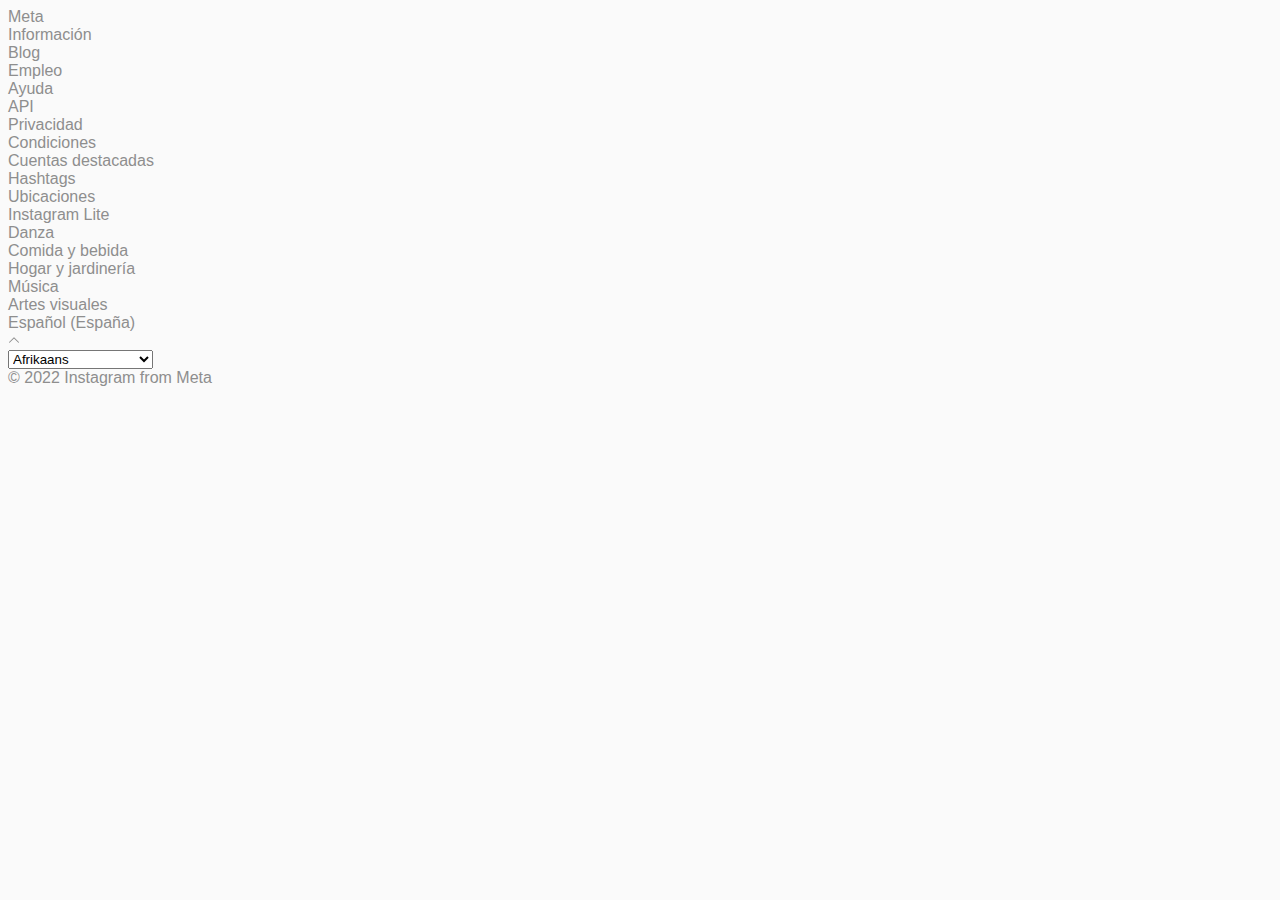
<file: index.html>
<!DOCTYPE html>
<html lang="en">
<head>
    <meta charset="UTF-8">
    <meta http-equiv="X-UA-Compatible" content="IE=edge">
    <meta name="viewport" content="width=device-width, initial-scale=1.0">
    <title>Instagram</title>
    <link rel="icon" type="image/ico" href="./assets/favicon.ico"/>
    <link rel="stylesheet" href="./styles/styles.css">
</head>
<body>

    
    <footer>
        <div>
            <div>
                <div>
                    <div><a href="https://about.facebook.com/meta" target="_blank">Meta</a></div>
                    <div><a href="https://about.instagram.com/" target="_blank">Información</a></div>
                    <div><a href="https://about.instagram.com/blog/" target="_blank">Blog</a></div>
                    <div><a href="https://about.instagram.com/about-us/careers">Empleo</a></div>
                    <div><a href="https://help.instagram.com/" target="_blank">Ayuda</a></div>
                    <div><a href="https://developers.facebook.com/docs/instagram" target="_blank">API</a></div>
                    <div><a href="https://help.instagram.com/519522125107875/?maybe_redirect_pol=0">Privacidad</a></div>
                    <div><a href="https://help.instagram.com/581066165581870">Condiciones</a></div>
                    <div><a href="https://www.instagram.com/directory/profiles/">Cuentas destacadas</a></div>
                    <div><a href="https://www.instagram.com/directory/hashtags/">Hashtags</a></div>
                    <div><a href="https://www.instagram.com/accounts/login/?next=/explore/locations/">Ubicaciones</a></div>
                    <div><a href="https://www.instagram.com/web/lite/">Instagram Lite</a></div>
                </div>
                <div>
                    <div><a href="https://www.instagram.com/topics/dance-and-performance/">Danza</a></div>
                    <div><a href="https://www.instagram.com/topics/food-and-drink/"></a>Comida y bebida</div>
                    <div><a href="https://www.instagram.com/topics/home-and-garden/"></a>Hogar y jardinería</div>
                    <div><a href="https://www.instagram.com/topics/music/"></a>Música</div>
                    <div><a href="https://www.instagram.com/topics/visual-arts/"></a>Artes visuales</div>
                </div>
            </div>
            <div>
                <div>
                    <span>
                        <div>
                            <span>Español (España)</span>
                            <div>
                                <span><svg aria-label="Icono de comilla angular hacia abajo" class="_8-yf5 " color="#8e8e8e" fill="#8e8e8e" height="12" role="img" viewBox="0 0 24 24" width="12"><path d="M21 17.502a.997.997 0 01-.707-.293L12 8.913l-8.293 8.296a1 1 0 11-1.414-1.414l9-9.004a1.03 1.03 0 011.414 0l9 9.004A1 1 0 0121 17.502z"></path></svg></span>
                            </div>
                        </div>
                        <select name="" id="">
                            <option value="af">Afrikaans</option>
                            <option value="cs">Čeština</option>
                            <option value="da">Dansk</option>
                            <option value="de">Deutsch</option>
                            <option value="el">Ελληνικά</option>
                            <option value="en">English</option>
                            <option value="en-gb">English (UK)</option>
                            <option value="es">Español (España)</option>
                            <option value="es-la">Español</option>
                            <option value="fi">Suomi</option>
                            <option value="fr">Français</option>
                            <option value="id">Bahasa Indonesia</option>
                            <option value="it">Italiano</option>
                            <option value="ja">日本語</option>
                            <option value="ko">한국어</option>
                            <option value="ms">Bahasa Melayu</option>
                            <option value="nb">Norsk</option>
                            <option value="nl">Nederlands</option>
                            <option value="pl">Polski</option>
                            <option value="pt-br">Português (Brasil)</option>
                            <option value="pt">Português (Portugal)</option>
                            <option value="ru">Русский</option>
                            <option value="sv">Svenska</option>
                            <option value="th">ภาษาไทย</option>
                            <option value="tl">Filipino</option>
                            <option value="tr">Türkçe</option>
                            <option value="zh-cn">中文(简体)</option>
                            <option value="zh-tw">中文(台灣)</option>
                            <option value="bn">বাংলা</option>
                            <option value="gu">ગુજરાતી</option>
                            <option value="hi">हिन्दी</option>
                            <option value="hr">Hrvatski</option>
                            <option value="hu">Magyar</option>
                            <option value="kn">ಕನ್ನಡ</option>
                            <option value="ml">മലയാളം</option>
                            <option value="mr">मराठी</option>
                            <option value="ne">नेपाली</option>
                            <option value="pa">ਪੰਜਾਬੀ</option>
                            <option value="si">සිංහල</option>
                            <option value="sk">Slovenčina</option>
                            <option value="ta">தமிழ்</option>
                            <option value="te">తెలుగు</option>
                            <option value="vi">Tiếng Việt</option>
                            <option value="zh-hk">中文(香港)</option>
                            <option value="bg">Български</option>
                            <option value="fr-ca">Français (Canada)</option>
                            <option value="ro">Română</option>
                            <option value="sr">Српски</option>
                            <option value="uk">Українська</option>
                        </select>
                    </span>
                </div>
                <div>
                    <div>© 2022 Instagram from Meta</div>
                </div>
            </div>
        </div>
    </footer>

</body>
</html>
</file>
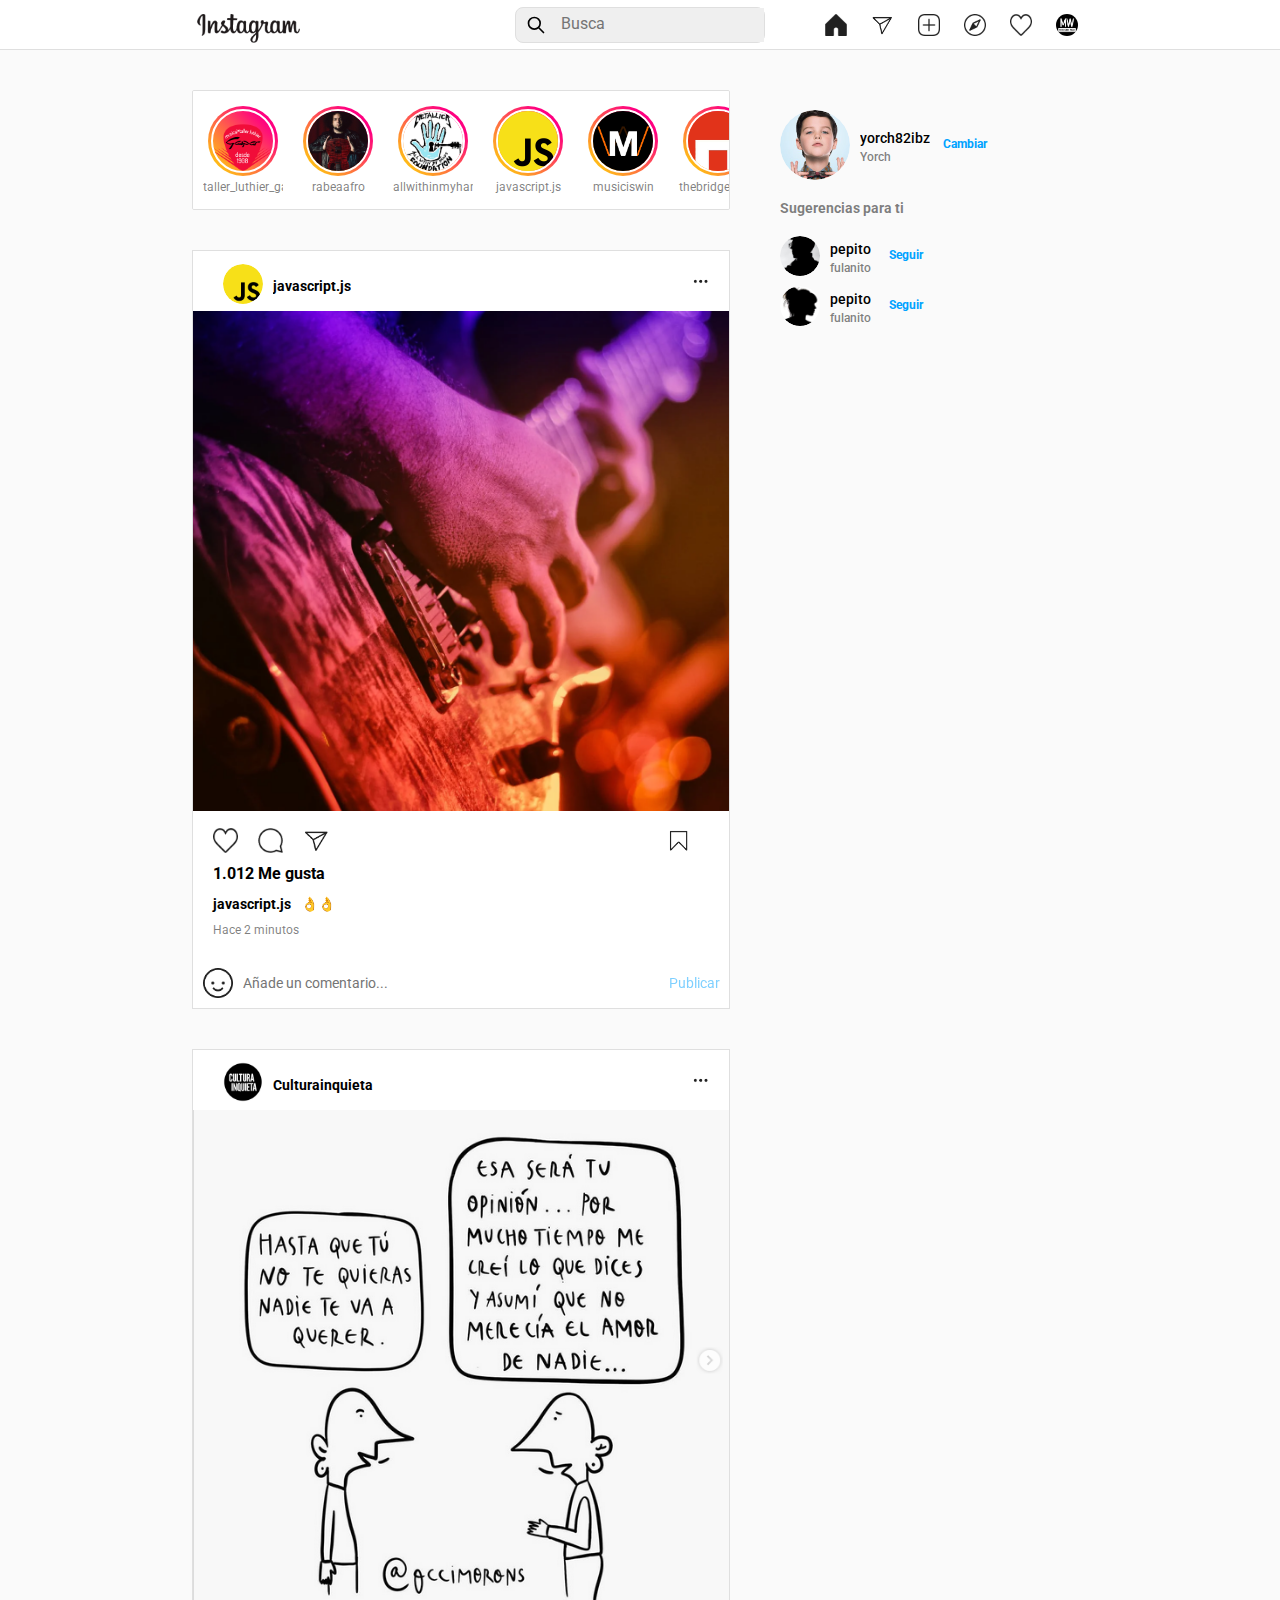
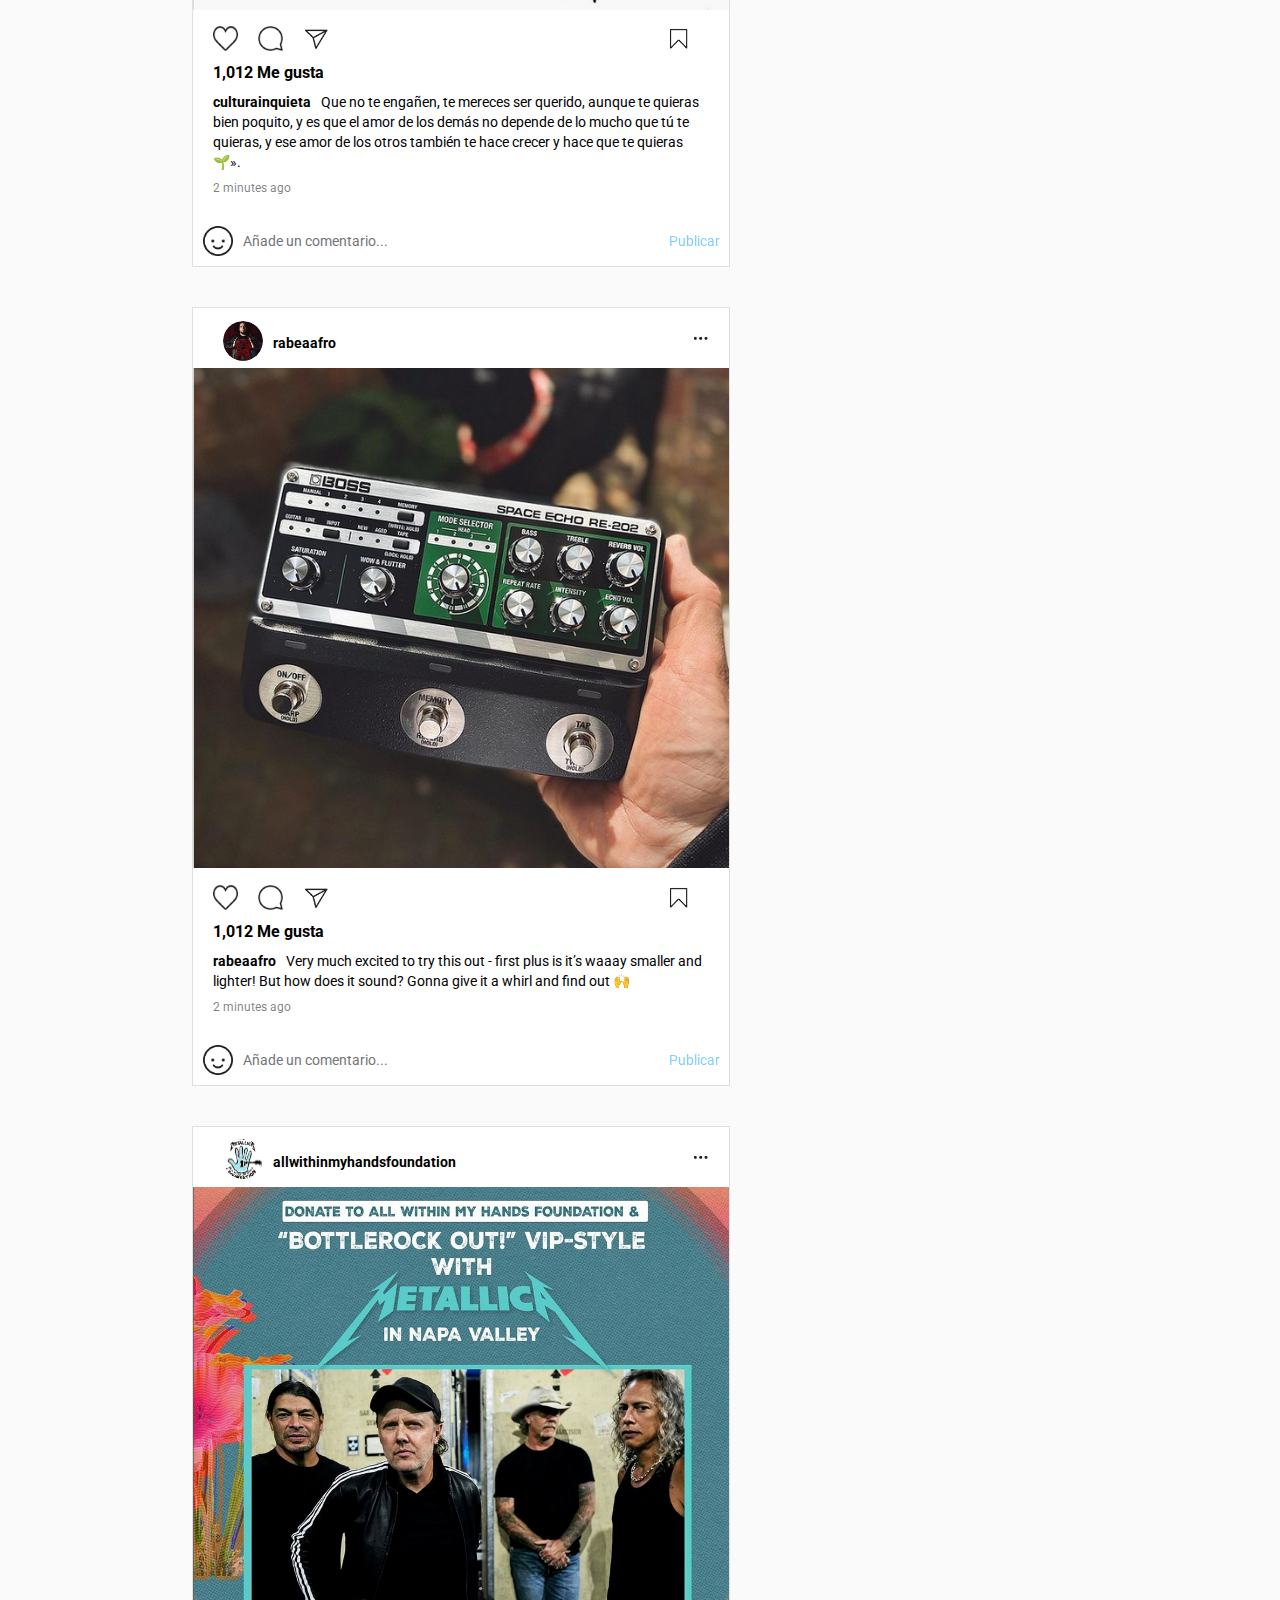
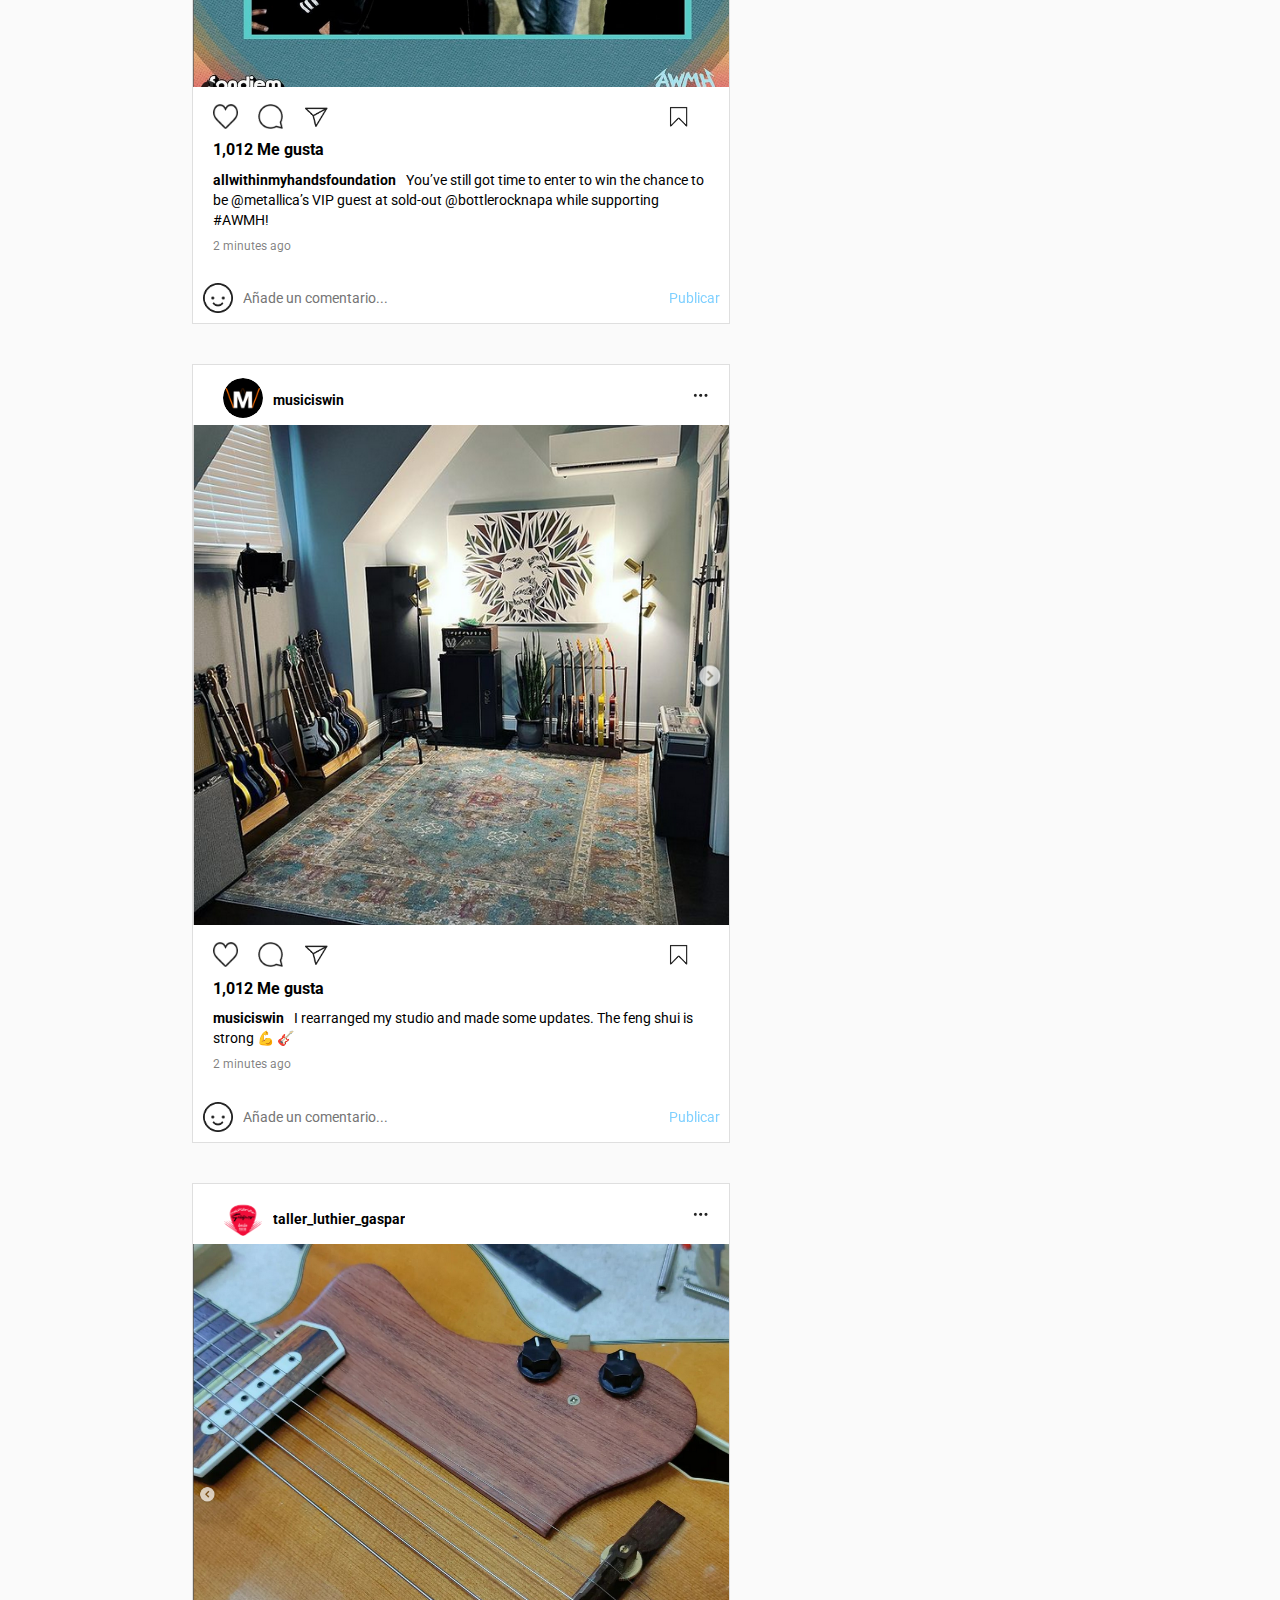
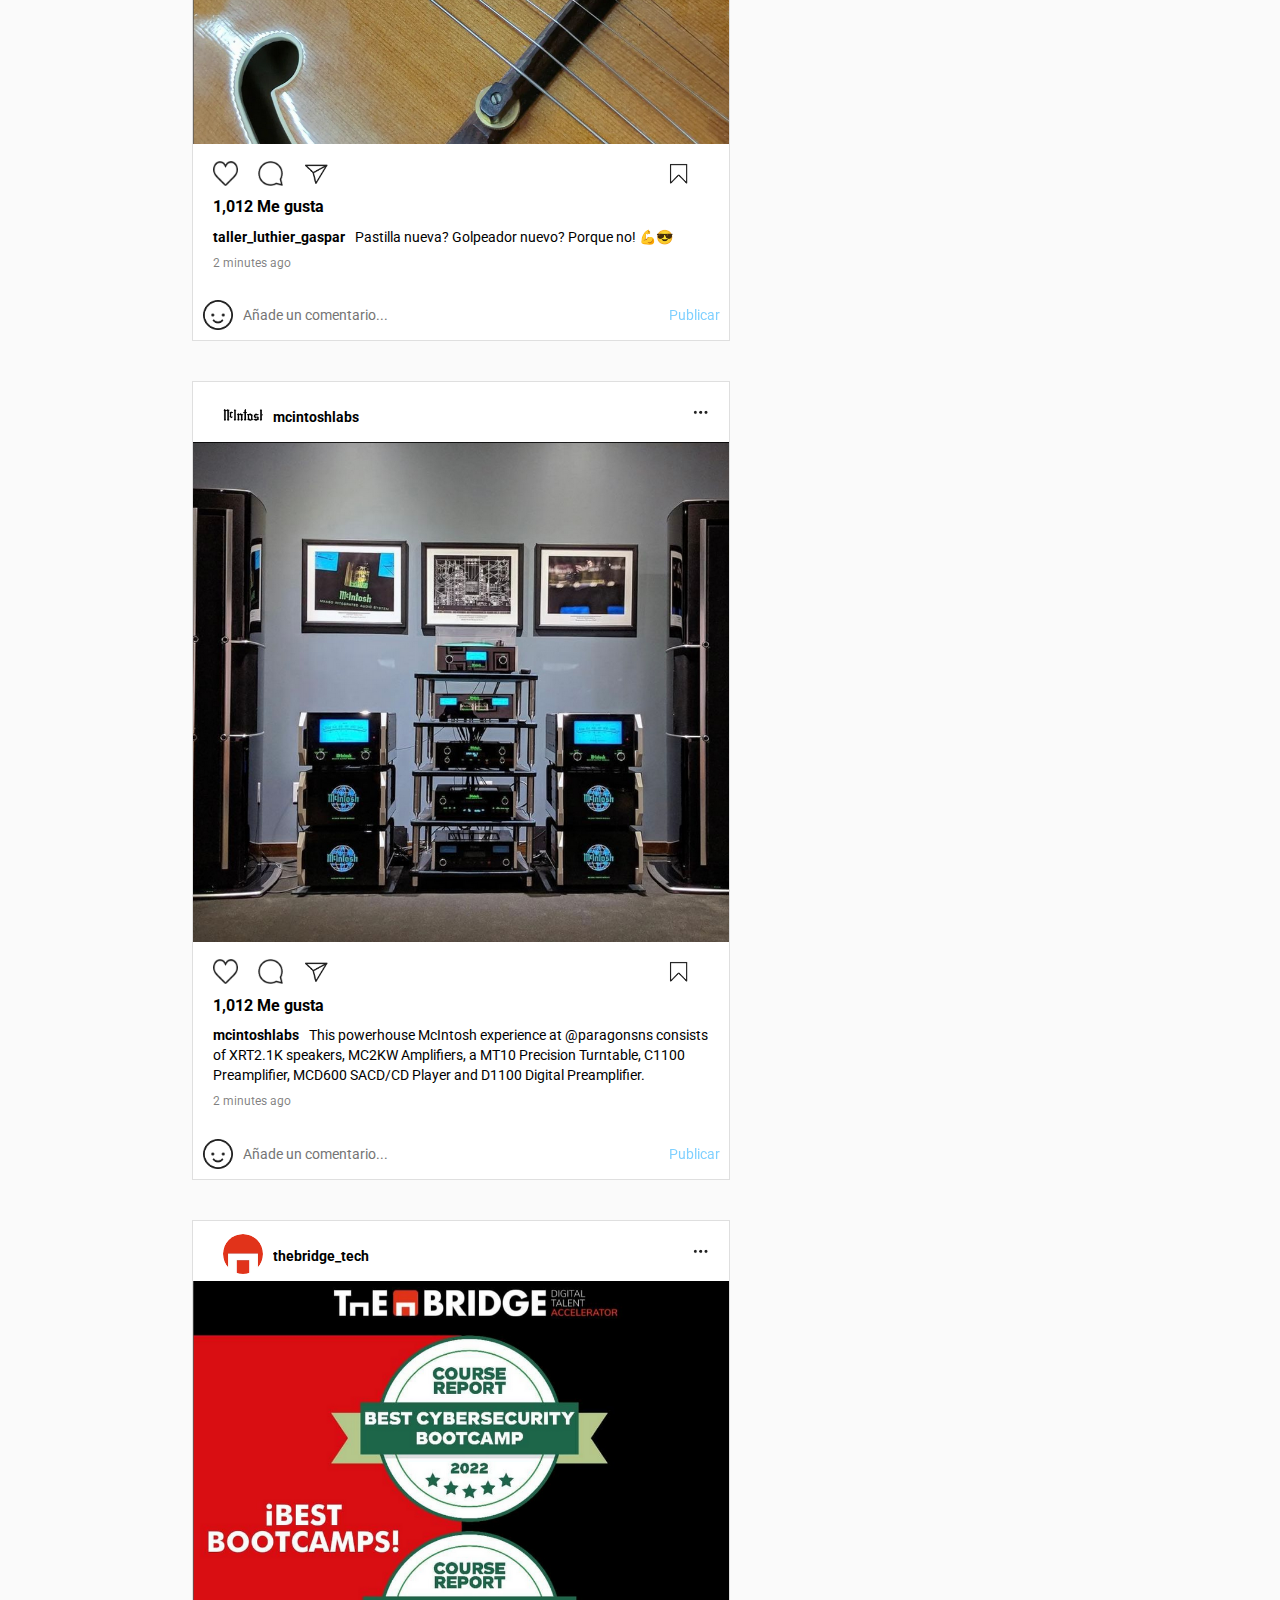
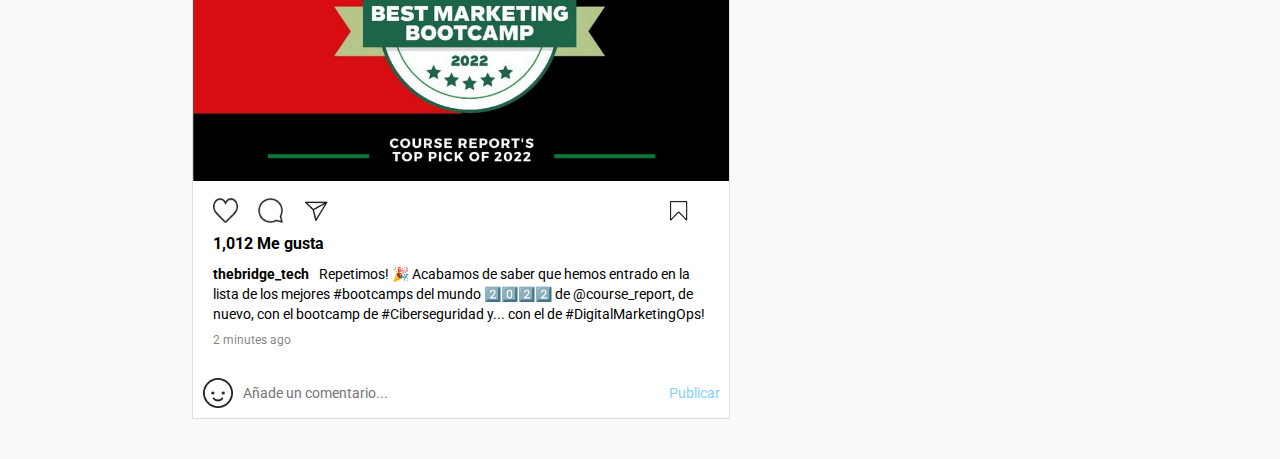
<file: main.html>
<!DOCTYPE html>
<html lang="en">
<head>
    <meta charset="UTF-8">
    <meta http-equiv="X-UA-Compatible" content="IE=edge">
    <meta name="viewport" content="width=device-width, initial-scale=1.0">
    <title>Instagram</title>
    <link rel="icon" type="image/ico" href="./assets/favicon.ico"/>
    <link rel="stylesheet" href="./styles/main.css">
    <link rel="stylesheet" href="./styles/normalize.css">
</head>
<body>
    <nav class="navegacion">
        <div class="contenedor-navegacion">
            <img src="./assets/main_img/logo.PNG" class="logo" alt="">
            <div class="caja-buscar">
                <input type="text" class="buscar" placeholder="Busca">
                <img class="lupa" src="./assets/main_img/lupa.svg" alt="">
            </div>
            
            <div class="items-navegacion">
                <img src="./assets/main_img/home.PNG" class="icono" alt="">
                <img src="./assets/main_img/send.PNG" class="icono" alt="">
                <img src="./assets/main_img/add.PNG" class="icono" alt="">
                <img src="./assets/main_img/explore.PNG" class="icono" alt="">
                <img src="./assets/main_img/like.PNG" class="icono" alt="">
                <div class="icono perfil-usuario"></div>

            </div>
        </div>
    </nav>

    <section class="main">
        <div class="contenedor">
            <div class="izq-col">
                <div class="status-contenedor">
                    <div class="status-card">
                        <div class="imagen-perfil"><img src="./assets/main_img/logo_web_musical_Gaspar.png" alt=""></div>
                        <p class="usuario">taller_luthier_gaspar</p>
                    </div>
                    <div class="status-card">
                        <div class="imagen-perfil"><img src="./assets/main_img/195654853_333171508164426_8105725852544487505_n.jpg" alt=""></div>
                        <p class="usuario">rabeaafro</p>
                    </div>
                    <div class="status-card">
                        <div class="imagen-perfil"><img src="./assets/main_img/Metallica-All-Within-My-Hands.jpg" alt=""></div>
                        <p class="usuario">allwithinmyhandsfoundation</p>
                    </div>
                    <div class="status-card">
                        <div class="imagen-perfil"><img src="./assets/main_img/javascript-logo.png" alt=""></div>
                        <p class="usuario">javascript.js</p>
                    </div>
                    <div class="status-card">
                        <div class="imagen-perfil"><img src="./assets/main_img/MiW2016!!!!.jpg" alt=""></div>
                        <p class="usuario">musiciswin</p>
                    </div>
                    <div class="status-card">
                        <div class="imagen-perfil"><img src="./assets/main_img/bridgelogo.png" alt=""></div>
                        <p class="usuario">thebridge_tech</p>
                    </div>
                    <div class="status-card">
                        <div class="imagen-perfil"><img src="./assets/main_img/McIntosh_Laboratory-Logo.wine.png" alt=""></div>
                        <p class="usuario">mcintoshlabs</p>
                    </div>
                    <div class="status-card">
                        <div class="imagen-perfil"><img src="./assets/main_img/culturainquieta_logo_2.png" alt=""></div>
                        <p class="usuario">culturainquieta</p>
                    </div>
                </div>

                <div class="post">
                    <div class="info">
                        <div class="usuario">
                            <div class="imagen-perfil"><img src="./assets/main_img/javascript-logo.png" alt=""></div>
                            <p class="usuario">javascript.js</p>
                        </div>
                        <img src="./assets/main_img/option.PNG" class="opciones" alt="">
                    </div>
                    <img src="./assets/main_img/cover 1.png" class="post-imagen" alt="">
                    <div class="post-contenido">
                        <div class="reaccion-contenedor">
                            <img src="./assets/main_img/like.PNG" class="icono" alt="">
                            <img src="./assets/main_img/comment.PNG" class="icono" alt="">
                            <img src="./assets/main_img/send.PNG" class="icono" alt="">
                            <img src="./assets/main_img/save.PNG" class="save icono" alt="">
                        </div>
                        <p class="likes">1.012 Me gusta</p>
                        <p class="descripcion"><span>javascript.js</span>👌👌</p>
                        <p class="post-time">Hace 2 minutos</p>
                    </div>
                    <div class="comentario-contenedor">
                        <img src="./assets/main_img/smile.PNG" class="icono" alt="">
                        <input type="text" class="caja-comentario" placeholder="Añade un comentario...">
                        <button class="comentario-btn">Publicar</button>
                    </div>
                </div>
                <div class="post">
                    <div class="info">
                        <div class="usuario">
                            <div class="imagen-perfil"><img src="./assets/main_img/culturainquieta_logo_2.png" alt=""></div>
                            <p class="usuario">Culturainquieta</p>
                        </div>
                        <img src="./assets/main_img/option.PNG" class="opciones" alt="">
                    </div>
                    <img src="./assets/main_img/cover2.png" class="post-imagen" alt="">
                    <div class="post-contenido">
                        <div class="reaccion-contenedor">
                            <img src="./assets/main_img/like.PNG" class="icono" alt="">
                            <img src="./assets/main_img/comment.PNG" class="icono" alt="">
                            <img src="./assets/main_img/send.PNG" class="icono" alt="">
                            <img src="./assets/main_img/save.PNG" class="save icono" alt="">
                        </div>
                        <p class="likes">1,012 Me gusta</p>
                        <p class="descripcion"><span>culturainquieta</span>Que no te engañen, te mereces ser querido, aunque te quieras bien poquito, y es que el amor de los demás no depende de lo mucho que tú te quieras, y ese amor de los otros también te hace crecer y hace que te quieras 🌱».</p>
                        <p class="post-time">2 minutes ago</p>
                    </div>
                    <div class="comentario-contenedor">
                        <img src="./assets/main_img/smile.PNG" class="icono" alt="">
                        <input type="text" class="caja-comentario" placeholder="Añade un comentario...">
                        <button class="comentario-btn">Publicar</button>
                    </div>
                </div>
                <div class="post">
                    <div class="info">
                        <div class="usuario">
                            <div class="imagen-perfil"><img src="./assets/main_img/195654853_333171508164426_8105725852544487505_n.jpg" alt=""></div>
                            <p class="usuario">rabeaafro</p>
                        </div>
                        <img src="./assets/main_img/option.PNG" class="opciones" alt="">
                    </div>
                    <img src="./assets/main_img/rabeaimg.png" class="post-imagen" alt="">
                    <div class="post-contenido">
                        <div class="reaccion-contenedor">
                            <img src="./assets/main_img/like.PNG" class="icono" alt="">
                            <img src="./assets/main_img/comment.PNG" class="icono" alt="">
                            <img src="./assets/main_img/send.PNG" class="icono" alt="">
                            <img src="./assets/main_img/save.PNG" class="save icono" alt="">
                        </div>
                        <p class="likes">1,012 Me gusta</p>
                        <p class="descripcion"><span>rabeaafro</span>Very much excited to try this out - first plus is it’s waaay smaller and lighter! But how does it sound? Gonna give it a whirl and find out 🙌</p>
                        <p class="post-time">2 minutes ago</p>
                    </div>
                    <div class="comentario-contenedor">
                        <img src="./assets/main_img/smile.PNG" class="icono" alt="">
                        <input type="text" class="caja-comentario" placeholder="Añade un comentario...">
                        <button class="comentario-btn">Publicar</button>
                    </div>
                </div>
                <div class="post">
                    <div class="info">
                        <div class="usuario">
                            <div class="imagen-perfil"><img src="./assets/main_img/Metallica-All-Within-My-Hands.jpg" alt=""></div>
                            <p class="usuario">allwithinmyhandsfoundation</p>
                        </div>
                        <img src="./assets/main_img/option.PNG" class="opciones" alt="">
                    </div>
                    <img src="./assets/main_img/metallica.png" class="post-imagen" alt="">
                    <div class="post-contenido">
                        <div class="reaccion-contenedor">
                            <img src="./assets/main_img/like.PNG" class="icono" alt="">
                            <img src="./assets/main_img/comment.PNG" class="icono" alt="">
                            <img src="./assets/main_img/send.PNG" class="icono" alt="">
                            <img src="./assets/main_img/save.PNG" class="save icono" alt="">
                        </div>
                        <p class="likes">1,012 Me gusta</p>
                        <p class="descripcion"><span>allwithinmyhandsfoundation</span>You’ve still got time to enter to win the chance to be @metallica’s VIP guest at sold-out @bottlerocknapa while supporting #AWMH!</p>
                        <p class="post-time">2 minutes ago</p>
                    </div>
                    <div class="comentario-contenedor">
                        <img src="./assets/main_img/smile.PNG" class="icono" alt="">
                        <input type="text" class="caja-comentario" placeholder="Añade un comentario...">
                        <button class="comentario-btn">Publicar</button>
                    </div>
                </div>
                <div class="post">
                    <div class="info">
                        <div class="usuario">
                            <div class="imagen-perfil"><img src="./assets/main_img/MiW2016!!!!.jpg" alt=""></div>
                            <p class="usuario">musiciswin</p>
                        </div>
                        <img src="./assets/main_img/option.PNG" class="opciones" alt="">
                    </div>
                    <img src="./assets/main_img/Screenshot 2022-04-20 at 17-29-28 Instagram.png" class="post-imagen" alt="">
                    <div class="post-contenido">
                        <div class="reaccion-contenedor">
                            <img src="./assets/main_img/like.PNG" class="icono" alt="">
                            <img src="./assets/main_img/comment.PNG" class="icono" alt="">
                            <img src="./assets/main_img/send.PNG" class="icono" alt="">
                            <img src="./assets/main_img/save.PNG" class="save icono" alt="">
                        </div>
                        <p class="likes">1,012 Me gusta</p>
                        <p class="descripcion"><span>musiciswin</span>I rearranged my studio and made some updates. The feng shui is strong 💪 🎸</p>
                        <p class="post-time">2 minutes ago</p>
                    </div>
                    <div class="comentario-contenedor">
                        <img src="./assets/main_img/smile.PNG" class="icono" alt="">
                        <input type="text" class="caja-comentario" placeholder="Añade un comentario...">
                        <button class="comentario-btn">Publicar</button>
                    </div>
                </div>
                <div class="post">
                    <div class="info">
                        <div class="usuario">
                            <div class="imagen-perfil"><img src="./assets/main_img/logo_web_musical_Gaspar.png" alt=""></div>
                            <p class="usuario">taller_luthier_gaspar</p>
                        </div>
                        <img src="./assets/main_img/option.PNG" class="opciones" alt="">
                    </div>
                    <img src="./assets/main_img/gaspar.png" class="post-imagen" alt="">
                    <div class="post-contenido">
                        <div class="reaccion-contenedor">
                            <img src="./assets/main_img/like.PNG" class="icono" alt="">
                            <img src="./assets/main_img/comment.PNG" class="icono" alt="">
                            <img src="./assets/main_img/send.PNG" class="icono" alt="">
                            <img src="./assets/main_img/save.PNG" class="save icono" alt="">
                        </div>
                        <p class="likes">1,012 Me gusta</p>
                        <p class="descripcion"><span>taller_luthier_gaspar</span>Pastilla nueva? Golpeador nuevo? Porque no! 💪😎</p>
                        <p class="post-time">2 minutes ago</p>
                    </div>
                    <div class="comentario-contenedor">
                        <img src="./assets/main_img/smile.PNG" class="icono" alt="">
                        <input type="text" class="caja-comentario" placeholder="Añade un comentario...">
                        <button class="comentario-btn">Publicar</button>
                    </div>
                </div>
                <div class="post">
                    <div class="info">
                        <div class="usuario">
                            <div class="imagen-perfil"><img src="./assets/main_img/McIntosh_Laboratory-Logo.wine.png" alt=""></div>
                            <p class="usuario">mcintoshlabs</p>
                        </div>
                        <img src="./assets/main_img/option.PNG" class="opciones" alt="">
                    </div>
                    <img src="./assets/main_img/macintosh.png" class="post-imagen" alt="">
                    <div class="post-contenido">
                        <div class="reaccion-contenedor">
                            <img src="./assets/main_img/like.PNG" class="icono" alt="">
                            <img src="./assets/main_img/comment.PNG" class="icono" alt="">
                            <img src="./assets/main_img/send.PNG" class="icono" alt="">
                            <img src="./assets/main_img/save.PNG" class="save icono" alt="">
                        </div>
                        <p class="likes">1,012 Me gusta</p>
                        <p class="descripcion"><span>mcintoshlabs</span>This powerhouse McIntosh experience at @paragonsns consists of XRT2.1K speakers, MC2KW Amplifiers, a MT10 Precision Turntable, C1100 Preamplifier, MCD600 SACD/CD Player and D1100 Digital Preamplifier.</p>
                        <p class="post-time">2 minutes ago</p>
                    </div>
                    <div class="comentario-contenedor">
                        <img src="./assets/main_img/smile.PNG" class="icono" alt="">
                        <input type="text" class="caja-comentario" placeholder="Añade un comentario...">
                        <button class="comentario-btn">Publicar</button>
                    </div>
                </div>
                <div class="post">
                    <div class="info">
                        <div class="usuario">
                            <div class="imagen-perfil"><img src="./assets/main_img/bridgelogo.png" alt=""></div>
                            <p class="usuario">thebridge_tech</p>
                        </div>
                        <img src="./assets/main_img/option.PNG" class="opciones" alt="">
                    </div>
                    <img src="./assets/main_img/bridge.png" class="post-imagen" alt="">
                    <div class="post-contenido">
                        <div class="reaccion-contenedor">
                            <img src="./assets/main_img/like.PNG" class="icono" alt="">
                            <img src="./assets/main_img/comment.PNG" class="icono" alt="">
                            <img src="./assets/main_img/send.PNG" class="icono" alt="">
                            <img src="./assets/main_img/save.PNG" class="save icono" alt="">
                        </div>
                        <p class="likes">1,012 Me gusta</p>
                        <p class="descripcion"><span>thebridge_tech</span>Repetimos! 🎉 Acabamos de saber que hemos entrado en la lista de los mejores #bootcamps del mundo 2️⃣0️⃣2️⃣2️⃣ de @course_report, de nuevo, con el bootcamp de #Ciberseguridad y... con el de #DigitalMarketingOps!</p>
                        <p class="post-time">2 minutes ago</p>
                    </div>
                    <div class="comentario-contenedor">
                        <img src="./assets/main_img/smile.PNG" class="icono" alt="">
                        <input type="text" class="caja-comentario" placeholder="Añade un comentario...">
                        <button class="comentario-btn">Publicar</button>
                    </div>
                </div>
            </div>
            <div class="der-col">
                <div class="perfil-tarjeta">
                    <div class="imagen-perfil">
                        <img src="./assets/main_img/profile-pic.jpg" alt="">
                    </div>
                    <div>
                        <p class="usuario">yorch82ibz</p>
                        <p class="sub-texto">Yorch</p>
                    </div>
                    <button class="accion-btn">Cambiar</button>
                </div>
                <p class="texto-sugerencias">Sugerencias para ti</p>
                <div class="perfil-tarjeta">
                    <div class="imagen-perfil">
                        <img src="./assets/main_img/user1.jpg" alt="">
                    </div>
                    <div>
                        <p class="usuario">pepito</p>
                        <p class="sub-texto">fulanito</p>
                    </div>
                    <button class="accion-btn">Seguir</button>
                </div>
                <div class="perfil-tarjeta">
                    <div class="imagen-perfil">
                        <img src="./assets/main_img/user2.jpg" alt="">
                    </div>
                    <div>
                        <p class="usuario">pepito</p>
                        <p class="sub-texto">fulanito</p>
                    </div>
                    <button class="accion-btn">Seguir</button>
                </div>
            </div>
        </div>
    </section>
</body>
</html>
</file>
<file: styles/styles.css>
:root {
    --fondo: #255255255;
}

body {
    width: 100%;
    background-color: rgb(250, 250, 250);
    overflow: scroll;
    position: relative;
    font-family: "Segoe UI",Roboto,Helvetica,Arial,sans-serif;
}

.contenedor_principal {
    display: flex;
    flex-direction: column;
}

.navegacion_superior {
    display: flex;
    align-items: center;
    justify-content: center;
    padding: 5px;
    margin: 5px;    
    
}

.iphone {
    align-self: center;
    background-image: url(../assets/iphone.png);
    background-position: -46px 0;    
    flex-basis: 380.32px;
    margin-bottom: 12px;
    margin-top: 32px;
    height: 600px;
    width: 400px;
    background-repeat: no-repeat ;
   
}

.navegacion_superior-login {
    display: flex;
    flex-direction: column;
    justify-content: center;
    text-align: center;
    padding: 25px;
    height: 714px;
    width: 350px;    
}

.logo {
    margin-top: 40px;
    margin-bottom: 12px;
}

.contraseña {
    margin-top: 25px;
    margin-bottom: 12px;
    font-size: 12px;
    color: rgba(0, 55, 107, 1);
}

.navegacion_inferior {
    display: flex;
    flex-direction: column;
    font-size: 12px;
    
}

.navegacion_inferior-enlaces {
    display: flex;
    flex-direction: column;
    justify-content:space-between;
    align-content: center;
    flex-wrap: wrap;
       
}

.navegacion_inferior-idiomas {
    display: flex;
    justify-content: center;    
    align-items: center;
    padding: 12px;
    flex-wrap: nowrap;
    width: 100%;
}
.pais div {
    display: flex;
    justify-content: space-evenly;
    align-items: center;
       
}

.pais{
    display: flex;
    justify-content: space-evenly;
    align-items: center;
}

.enlaces {
    display: flex;
    justify-content: space-evenly;
    align-items: center;
    padding: 3px;
    margin: 2px;
    width: 60%;         
}

.subenlaces {
    display: flex;
    justify-content: space-evenly;
    align-items: center;
    flex-wrap: wrap;
    padding: 3px;
    margin: 2px;
    
}

article {
    display: flex;    
    justify-content: center;
}

.descarga, .login, form {
    display: flex;
    flex-direction: column;
    justify-content: center;
    align-items: center;
}

.descarga_boton {
    display: flex;
    justify-content: space-around;
    
}

.store {
    height: 40px;
    padding: 5px;
}

.caja {
    background-color: rgb(255, 255, 255);
    border: 1px solid rgb(219, 219, 219);
    border-radius: 1px;
    align-items: center;
    padding: 10px 0;
    margin: 0 0 10px;
    box-sizing: border-box;
    width: 350px;    
}



.boton_inicio {
    box-sizing: border-box;
    cursor: pointer;
    font-family: -apple-system,BlinkMacSystemFont,"Segoe UI",Roboto,Helvetica,Arial,sans-serif;
    font-size: 14px;
    font-weight: 600;
    padding: 5px 9px;
    text-align: center;
    text-transform: inherit;
    width: 80%;
    border: 1px solid transparent;
    border-radius: 4px;
    background-color: rgb(0, 149, 246);
    color: white;   
    margin-top: 8px;
}

a, footer {
    text-decoration: none;
    color: rgb(142, 142, 142);
}

.screenshot {
    width: 250px;
    height: 540px;
    margin: 25px 110px;
    overflow: hidden;
    animation: cambio 12s .35s infinite alternate ease-in-out;
}

@keyframes cambio {
    0%{
        background: url(../assets/screenshot1.png);
    }
    35%{
        background: url(../assets/screenshot2.png);
    }

    70%{
        background: url(../assets/screenshot3.png);
    }
    100%{
        background: url(../assets/screenshot4.png);    
    }    
}

.lista {
    opacity: 0;
    cursor: pointer;
    position: absolute;
    
}

.flecha {
    display: block;
    transform: rotate(180deg);
    margin-left: 100px;
    position: relative;
    margin-right: 50px;
}

.reg {
    color: rgb(0, 149, 246);
    font-size: 14px;
    line-height: 18px;
}

.linea {
    background-color: rgb(219, 219, 219);
    height: 1px;
    width: 111px;
    position: relative;
    top: .45em;
}

.separador {
    display: flex;
    margin: 10px 40px 18px;
    align-items: center;
    justify-content: space-around;
    box-sizing: border-box;
    position: relative;
}

.btn {
    border: 0;
    color: rgba(0, 55, 107, 1);
    display: inline-block;
    padding: 0;
    position: relative;
    appearance: none;
    background: 0 0;
    box-sizing: border-box;
    cursor: pointer;
    font-size: 14px;
    font-weight: 400;
    text-align: center;
    text-transform: inherit;
    user-select: none;
    width: auto;
}

.logoface {
    display: inline-block;
    margin-right: 8px;
    position: relative;
    top: 3px;
    background-repeat: no-repeat;
    background-position: -414px -259px;
    height: 16px;
    width: 16px;
}

.entrada {
    background: rgba(250, 250, 250, 1);
    color: rgba(38,38,38,1);
    box-shadow: 0 0 0 30px rgba(var(--b3f,250,250,250),1) inset;
    border: 1px solid rgba(219, 219, 219, 1);
    border-radius: 2px;
    flex: 1 0 auto;
    margin: 0;
    outline: 0;
    overflow: hidden;
    width: 73%;
    padding: 10px;
    margin-top: 1px;
    margin-bottom: 5px;
}
</file>
<file: styles/main.css>
@import url('https://fonts.googleapis.com/css2?family=Roboto:wght@300;400;500;700;900&display=swap');

* {
    margin: 0;
    padding: 0;
    box-sizing: border-box;
}

*:focus {
    outline: none;
}

body {
    width: 100%;
    background: #fafafa;
    position: relative;
    font-family: 'roboto', sans-serif;
}

.navegacion {
    position: fixed;
    top: 0;
    left: 0;
    width: 100%;
    height: 50px;
    background: #fff;
    border-bottom: 1px solid #dfdfdf;
    display: flex;
    justify-content: center;
    padding: 5px 0;    
}

.contenedor-navegacion {
    width: 70%;
    max-width: 1000px;
    height: 100%;
    display: flex;
    justify-content: space-between;
    align-items: center;
}

.logo {
    height: 100%;
    margin-top: 5px;
}

.caja-buscar {
    position: absolute;
    left: 50%;
    transform: translateX(-50%);
    width: 250px;
    height: 36px;
    background: rgba(239, 239, 239, 1);
    border: 1px solid #dfdfdf;
    border-radius: 8px;
    color: rgba(0, 0, 0, 0.5);
    text-align: center;
    text-transform: capitalize;
}

.caja-buscar {
    display: flex;
    flex-direction: row-reverse;
}

.lupa {
    width: 20px;
    margin-right: 15px;    
}

.buscar {
    border: 0;
    background: rgba(239, 239, 239, 1);
}

.items-navegacion {
    height: 22px;
    position: relative;
}

.icono {
    height: 100%;
    cursor: pointer;
    margin: 0 10px;
    display: inline-block;
}

.perfil-usuario {
    width: 22px;
    border-radius: 50%;
    background-image: url(../assets/main_img/profile-pic.png);
    background-size: cover;
}

.main {
    width: 100%;
    padding: 40px 0;
    display: flex;
    justify-content: center;
    margin-top: 50px;
}

.contenedor {
    width: 70%;
    max-width: 1000px;
    display: grid;
    grid-template-columns: 60% 40%;
    gap: 30px;
}

.left-col {
    display: flex;
    flex-direction: column;
}

.status-contenedor {
    width: 100%;
    height: 120px;
    background: #fff;
    border: 1px solid #dfdfdf;
    border-radius: 2px;
    padding: 10px;
    padding-right: 0;
    display: flex;
    align-items: center;
    overflow: hidden;
    overflow-x: auto;
}

.status-contenedor::-webkit-scrollbar {
    display: none;
}

.status-card {
    flex: 0 0 auto;
    width: 80px;
    max-width: 80px;
    display: flex;
    flex-direction: column;
    align-items: center;
    margin-right: 15px;
}

.imagen-perfil {
    width: 70px;
    height: 70px;
    border-radius: 50%;
    overflow: hidden;
    padding: 3px;
    background: linear-gradient(45deg, rgb(255,230,0), rgb(255,0,128) 80%);
}

.imagen-perfil img {
    width: 100%;
    height: 100%;
    object-fit: cover;
    border-radius: 50%;
    border: 2px solid #fff;
}

.usuario {
    width: 100%;
    overflow: hidden;
    text-align: center;
    font-size: 12px;
    margin-top: 5px;
    color: rgba(0, 0, 0, 0.5);
}

.post {
    width: 100%;
    height: auto;
    background: #fff;
    border: 1px solid #dfdfdf;
    margin-top: 40px;

}

.info {
    width: 100%;
    height: 60px;
    display: flex;
    justify-content: space-between;
    align-items: center;
    padding: 0 20px;
}

.info .usuario {
    width: auto;
    font-weight: bold;
    color: #000;
    font-size: 14px;
    margin-left: 10px;
}

.info .opciones {
    height: 10px;
    cursor: pointer;
}

.info .usuario {
    display: flex;
    align-items: center;
}

.info .imagen-perfil {
    height: 40px;
    width: 40px;
    padding: 0;
    background: none;
}

.info .imagen-perfil img{
    border: none;
}

.post-imagen {
    width: 100%;
    height: 500px;
    object-fit: cover;
}

.post-contenido {
    width: 100%;
    padding: 20px;
}

.likes {
    font-weight: bold;

}

.descripcion {
    margin: 10px 0;
    font-size: 14px;
    line-height: 20px;
}

.descripcion span {
    font-weight: bold;
    margin-right: 10px;
}

.post-time {
    color: rgba(0, 0, 0, 0.5);
    font-size: 12px;
}

.comentario-contenedor {
    width: 100%;
    height: 50px;
    border-radius: 1px solid #dfdfdf;
    display: flex;
    justify-content: space-between;
    align-items: center;
}

.comentario-contenedor .icono {
    height: 30px;
}

.caja-comentario {
    width: 80%;
    height: 100%;
    border: none;
    outline: none;
    font-size: 14px;
}

.comentario-btn,
.accion-btn {
    width: 70px;
    height: 100%;
    background: none;
    border: none;
    outline: none;
    text-transform: capitalize;
    font-size: 14px;
    color: rgb(0, 162, 255);
    opacity: 0.5;
}

.reaccion-contenedor {
    width: 100%;
    height: 50px;
    display: flex;
    margin-top: -20px;
    align-items: center;
}

.reaccion-contenedor .icono {
    height: 25px;
    margin: 0;
    margin-right: 20px;
}

.reaccion-contenedor .icono.save {
    margin-left: auto;
}

.der-col {
    padding: 20px;
}

.perfil-tarjeta {
    width: 100%;
    display: flex;
    justify-content: flex-start;
    align-items: center;
    margin-bottom: 10px;

}

.perfil-tarjeta .imagen-perfil {
    flex: 0 0 auto;
    padding: 0;
    background: none;
    width: 40px;
    height: 40px;
    margin-right: 10px;
}

.perfil-tarjeta:first-child .imagen-perfil {
    width: 70px;
    height: 70px;
}

.perfil-tarjeta .imagen-perfil img {
    border: none;
}

.perfil-tarjeta .usuario {
    font-weight: 500;
    font-size: 14px;
    color: #000;
}

.sub-texto {
    color: rgba(0, 0, 0, 0.5);
    font-size: 12px;
    font-weight: 500;
    margin-top: 5px;
}

.accion-btn {
    opacity: 1;
    font-weight: 700;
    font-size: 12px;
}

.texto-sugerencias {
    font-size: 14px;
    color: rgba(0, 0, 0, 0.5);
    font-weight: 700;
    margin: 20px 0;
}
</file>
